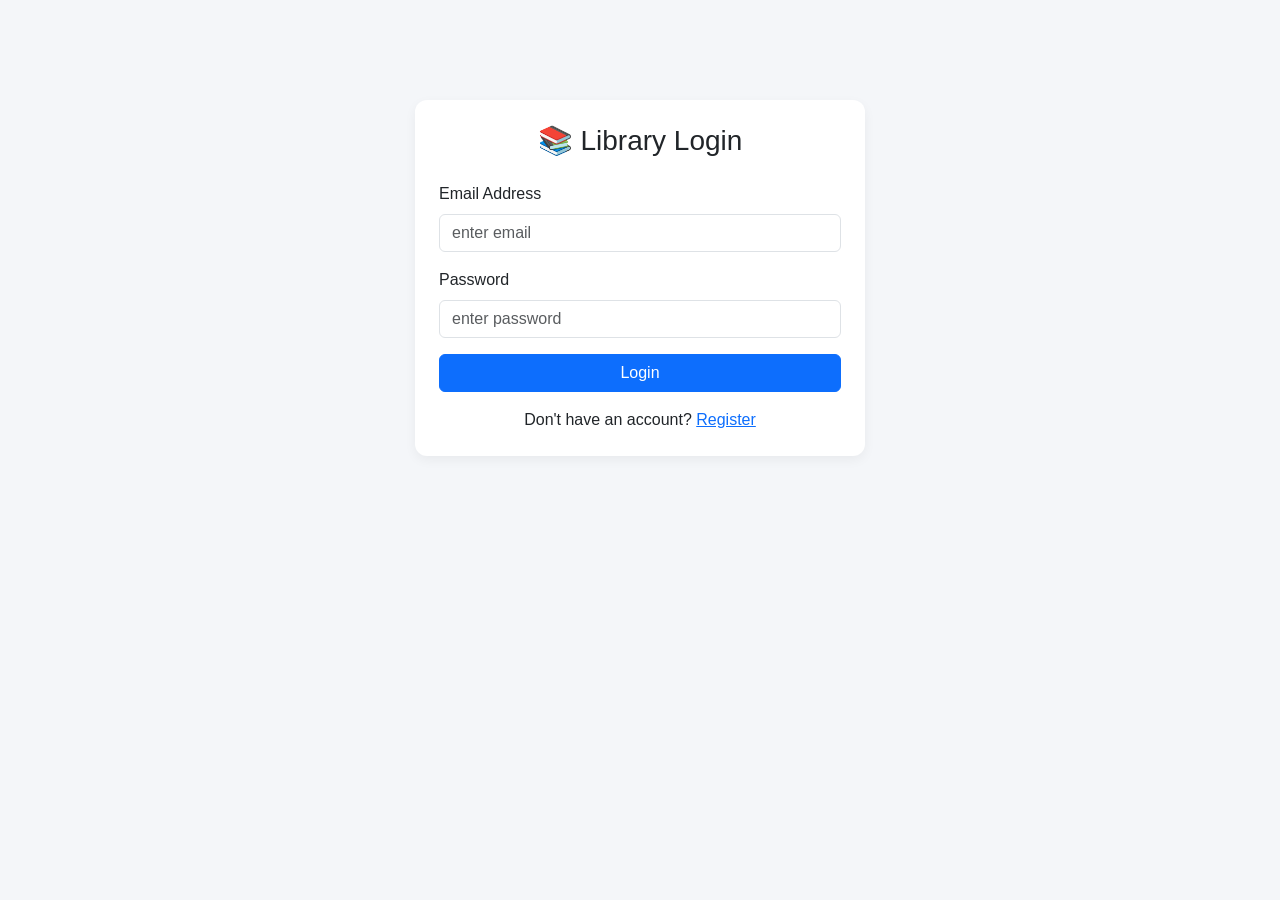
<file: src/main/resources/static/index.html>
<!DOCTYPE html>
<html lang="en">
<head>
  <meta charset="UTF-8">
  <meta name="viewport" content="width=device-width, initial-scale=1.0">
  <title>Login - Library Portal</title>
  <!-- Bootstrap 5 CSS -->
  <link href="https://cdn.jsdelivr.net/npm/bootstrap@5.3.0/dist/css/bootstrap.min.css" rel="stylesheet">
  <link href="css/style.css" rel="stylesheet">
</head>
<body>
  <div class="container">
    <div id="alertContainer" class="position-fixed top-0 start-50 translate-middle-x mt-3" style="z-index: 1050; min-width: 300px;"></div>

    <div class="mx-auto auth-container">
      <div class="card p-4">
        <h3 class="text-center mb-4">📚 Library Login</h3>
        <form onsubmit="handleLogin(event)">
          <div class="mb-3">
            <label class="form-label">Email Address</label>
            <input type="email" id="loginEmail" class="form-control" placeholder="enter email" required>
          </div>
          <div class="mb-3">
            <label class="form-label">Password</label>
            <input type="password" id="loginPassword" class="form-control" placeholder="enter password" required>
          </div>
          <button type="submit" class="btn btn-primary w-100 mb-3">Login</button>
          <div class="text-center">
            <span>Don't have an account? <a href="register.html">Register</a></span>
          </div>
        </form>
      </div>
    </div>
  </div>

  <script src="js/api.js"></script>
  <script src="js/auth.js"></script>
  <script>
    // Redirect if already logged in
    if (localStorage.getItem("token") && localStorage.getItem("user")) {
      window.location.href = "dashboard.html";
    }
  </script>
</body>
</html>
</file>
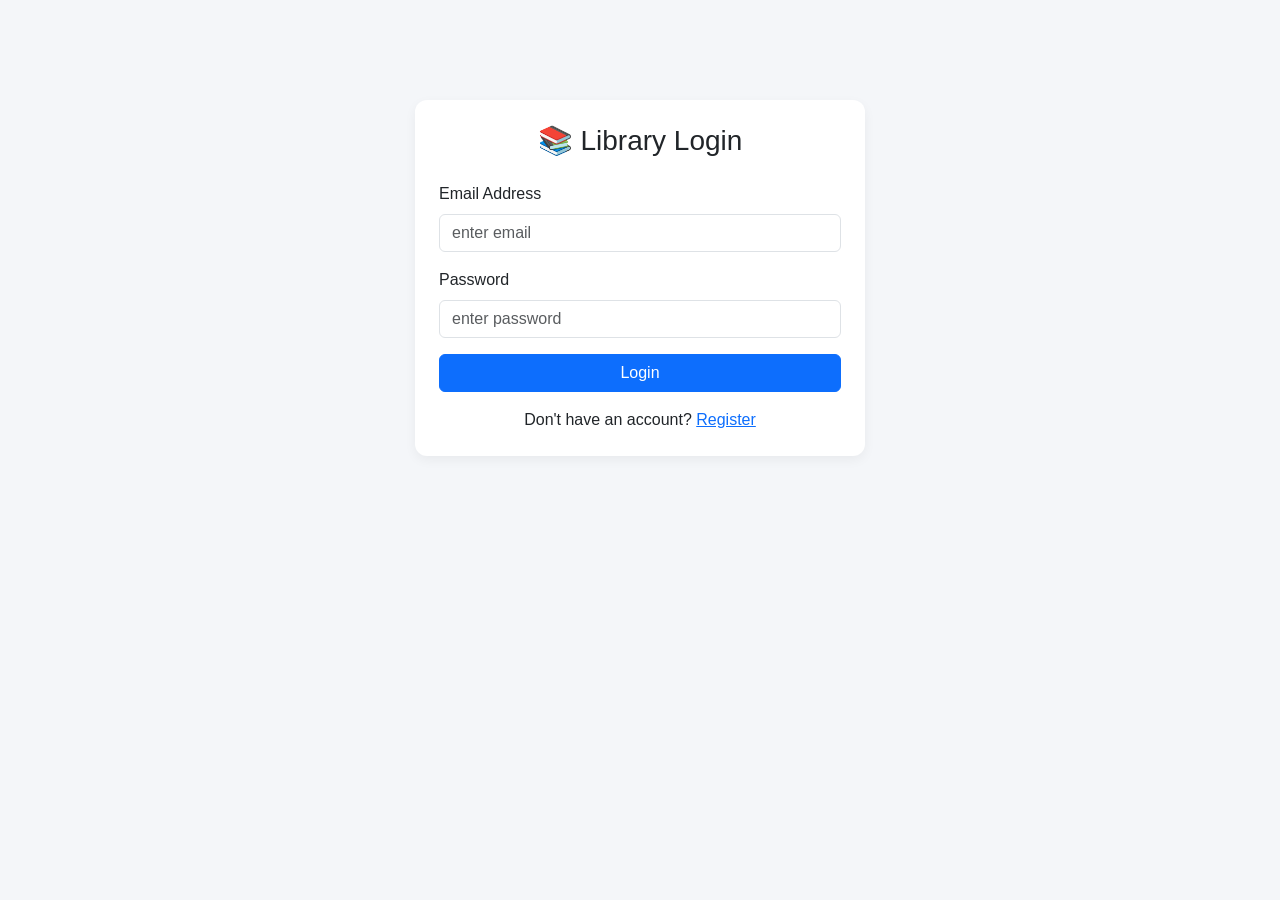
<file: src/main/resources/static/books.html>
<!DOCTYPE html>
<html lang="en">
<head>
  <meta charset="UTF-8">
  <meta name="viewport" content="width=device-width, initial-scale=1.0">
  <title>Books Catalog - Library Portal</title>
  <!-- Bootstrap 5 CSS -->
  <link href="https://cdn.jsdelivr.net/npm/bootstrap@5.3.0/dist/css/bootstrap.min.css" rel="stylesheet">
  <link href="css/style.css" rel="stylesheet">
</head>
<body>

  <!-- NAVBAR -->
  <nav class="navbar navbar-expand-lg navbar-dark bg-dark mb-4">
    <div class="container">
      <a class="navbar-brand" href="dashboard.html">📚 Library Portal</a>
      <button class="navbar-toggler" type="button" data-bs-toggle="collapse" data-bs-target="#navbarNav">
        <span class="navbar-toggler-icon"></span>
      </button>
      <div class="collapse navbar-collapse" id="navbarNav">
        <ul class="navbar-nav me-auto">
          <li class="nav-item">
            <a class="nav-link" href="dashboard.html">Dashboard</a>
          </li>
          <li class="nav-item">
            <a class="nav-link active" href="books.html">Books</a>
          </li>
          <li class="nav-item">
            <a class="nav-link" href="history.html">Borrow Log</a>
          </li>
          <li class="nav-item">
            <a class="nav-link d-none" id="librarianNavLink" href="admin.html">Admin Panel</a>
          </li>
        </ul>
        <div class="d-flex align-items-center">
          <span class="text-light me-3" id="userGreeting"></span>
          <button class="btn btn-outline-danger btn-sm" onclick="logout()">Logout</button>
        </div>
      </div>
    </div>
  </nav>

  <div class="container">
    <div id="alertContainer" class="position-fixed top-0 start-50 translate-middle-x mt-3" style="z-index: 1050; min-width: 300px;"></div>

    <div class="d-flex justify-content-between align-items-center mb-3">
      <h2>Books Directory</h2>
      <div class="d-none" id="addBookBtnWrapper">
        <button class="btn btn-primary" data-bs-toggle="modal" data-bs-target="#addBookModal">➕ Add Book</button>
      </div>
    </div>

    <!-- Search Bar -->
    <div class="row mb-3">
      <div class="col-md-6">
        <form onsubmit="handleSearch(event)" class="d-flex gap-2">
          <input type="text" id="searchInput" class="form-control" placeholder="Search by title, author, or ISBN...">
          <button type="submit" class="btn btn-outline-primary">Search</button>
          <button type="button" class="btn btn-outline-secondary" onclick="clearSearch()">Clear</button>
        </form>
      </div>
    </div>
    
    <div class="card p-3">
      <div class="table-responsive">
        <table class="table table-hover align-middle">
          <thead class="table-light">
            <tr>
              <th>ID</th>
              <th>Title</th>
              <th>Author</th>
              <th>ISBN</th>
              <th>Status</th>
              <th>Actions</th>
            </tr>
          </thead>
          <tbody id="booksTableBody">
            <!-- Dynamic Content -->
          </tbody>
        </table>
      </div>
    </div>
  </div>

  <!-- ADD BOOK MODAL -->
  <div class="modal fade" id="addBookModal" tabindex="-1" aria-hidden="true">
    <div class="modal-dialog">
      <div class="modal-content">
        <div class="modal-header">
          <h5 class="modal-title">Add New Book</h5>
          <button type="button" class="btn-close" data-bs-dismiss="modal" aria-label="Close"></button>
        </div>
        <form id="addBookForm" onsubmit="handleAddBook(event)">
          <div class="modal-body">
            <div class="mb-3">
              <label class="form-label">Book Title</label>
              <input type="text" id="addBookTitle" class="form-control" required>
            </div>
            <div class="mb-3">
              <label class="form-label">Author</label>
              <input type="text" id="addBookAuthor" class="form-control" required>
            </div>
            <div class="mb-3">
              <label class="form-label">ISBN</label>
              <input type="text" id="addBookIsbn" class="form-control" required>
            </div>
          </div>
          <div class="modal-footer">
            <button type="button" class="btn btn-secondary" data-bs-dismiss="modal">Close</button>
            <button type="submit" class="btn btn-primary">Save Book</button>
          </div>
        </form>
      </div>
    </div>
  </div>

  <!-- EDIT BOOK MODAL -->
  <div class="modal fade" id="editBookModal" tabindex="-1" aria-hidden="true">
    <div class="modal-dialog">
      <div class="modal-content">
        <div class="modal-header">
          <h5 class="modal-title">Edit Book</h5>
          <button type="button" class="btn-close" data-bs-dismiss="modal" aria-label="Close"></button>
        </div>
        <form id="editBookForm" onsubmit="handleEditBook(event)">
          <div class="modal-body">
            <input type="hidden" id="editBookId">
            <div class="mb-3">
              <label class="form-label">Book Title</label>
              <input type="text" id="editBookTitle" class="form-control" required>
            </div>
            <div class="mb-3">
              <label class="form-label">Author</label>
              <input type="text" id="editBookAuthor" class="form-control" required>
            </div>
            <div class="mb-3">
              <label class="form-label">ISBN</label>
              <input type="text" id="editBookIsbn" class="form-control" required>
            </div>
            <div class="mb-3 form-check">
              <input type="checkbox" id="editBookAvailable" class="form-check-input">
              <label class="form-check-label">Available for Borrowing</label>
            </div>
          </div>
          <div class="modal-footer">
            <button type="button" class="btn btn-secondary" data-bs-dismiss="modal">Close</button>
            <button type="submit" class="btn btn-success">Update Book</button>
          </div>
        </form>
      </div>
    </div>
  </div>

  <!-- Bootstrap 5 JS Bundle with Popper -->
  <script src="https://cdn.jsdelivr.net/npm/bootstrap@5.3.0/dist/js/bootstrap.bundle.min.js"></script>
  <script src="js/api.js"></script>
  <script src="js/auth.js"></script>
  <script src="js/books.js"></script>
  <script>
    document.addEventListener("DOMContentLoaded", () => {
      initBooksPage();
    });
  </script>
</body>
</html>
</file>
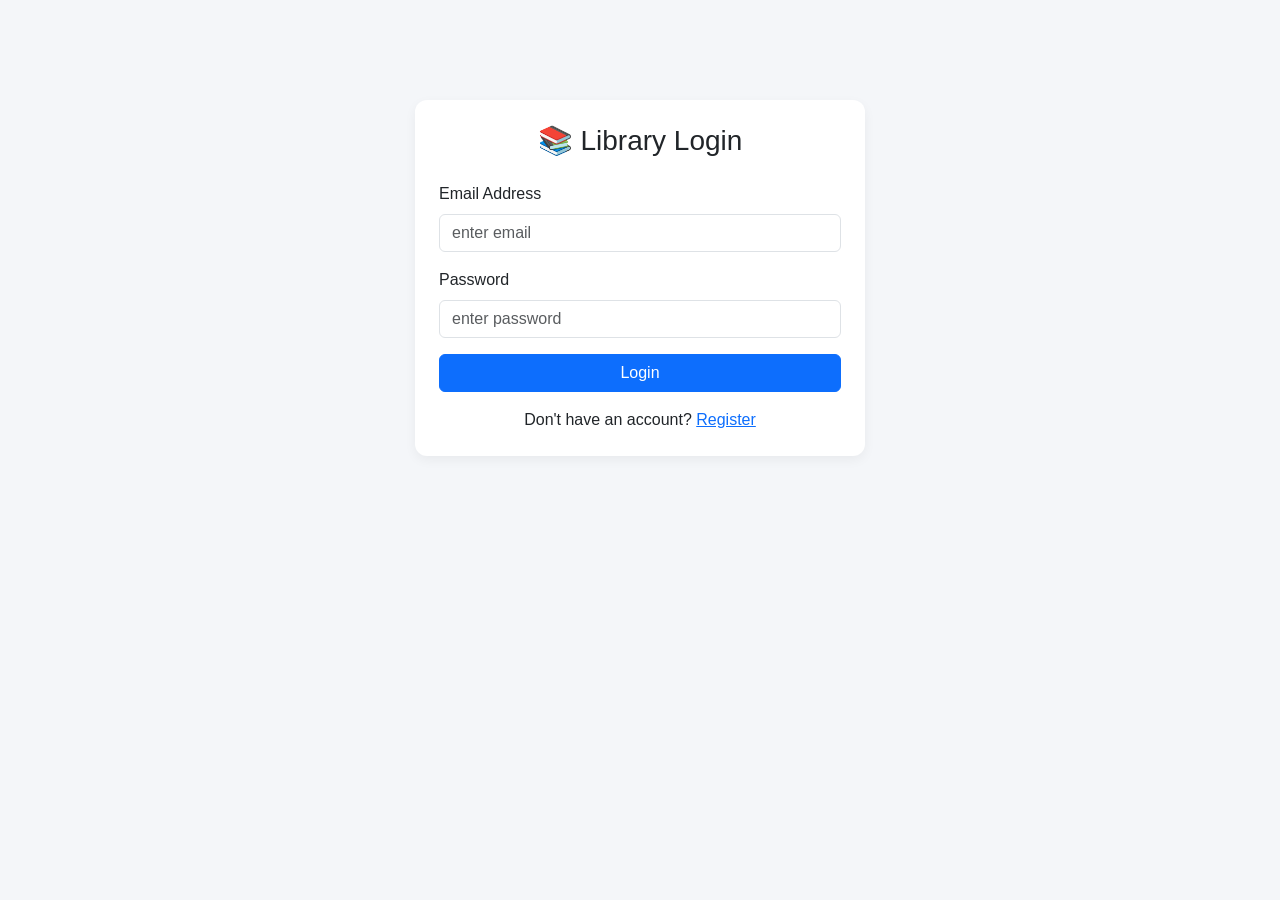
<file: src/main/resources/static/dashboard.html>
<!DOCTYPE html>
<html lang="en">
<head>
  <meta charset="UTF-8">
  <meta name="viewport" content="width=device-width, initial-scale=1.0">
  <title>Dashboard - Library Portal</title>
  <!-- Bootstrap 5 CSS -->
  <link href="https://cdn.jsdelivr.net/npm/bootstrap@5.3.0/dist/css/bootstrap.min.css" rel="stylesheet">
  <link href="css/style.css" rel="stylesheet">
</head>
<body>

  <!-- NAVBAR -->
  <nav class="navbar navbar-expand-lg navbar-dark bg-dark mb-4">
    <div class="container">
      <a class="navbar-brand" href="dashboard.html">📚 Library Portal</a>
      <button class="navbar-toggler" type="button" data-bs-toggle="collapse" data-bs-target="#navbarNav">
        <span class="navbar-toggler-icon"></span>
      </button>
      <div class="collapse navbar-collapse" id="navbarNav">
        <ul class="navbar-nav me-auto">
          <li class="nav-item">
            <a class="nav-link active" href="dashboard.html">Dashboard</a>
          </li>
          <li class="nav-item">
            <a class="nav-link" href="books.html">Books</a>
          </li>
          <li class="nav-item">
            <a class="nav-link" href="history.html">Borrow Log</a>
          </li>
          <li class="nav-item">
            <a class="nav-link d-none" id="librarianNavLink" href="admin.html">Admin Panel</a>
          </li>
        </ul>
        <div class="d-flex align-items-center">
          <span class="text-light me-3" id="userGreeting"></span>
          <button class="btn btn-outline-danger btn-sm" onclick="logout()">Logout</button>
        </div>
      </div>
    </div>
  </nav>

  <div class="container">
    <div id="alertContainer" class="position-fixed top-0 start-50 translate-middle-x mt-3" style="z-index: 1050; min-width: 300px;"></div>

    <div class="card p-5 mb-4 bg-white">
      <h1 class="display-5 fw-bold">Welcome to the Library Management Portal!</h1>
      <p class="col-md-8 fs-4" id="welcomeDescription">
        Browse the available book catalogue, manage transactions, keep track of due dates, and monitor fines, all in one simplified portal.
      </p>
      <hr class="my-4">
      <p>Need access to borrow logs, user metrics or system configuration? Navigate using the top bar menu options.</p>
      <div class="d-flex gap-2">
        <a class="btn btn-primary btn-lg" href="books.html" role="button">Browse Books</a>
        <a class="btn btn-outline-secondary btn-lg" href="history.html" role="button">View Logs</a>
      </div>
    </div>

    <!-- STATS CARDS -->
    <div class="row g-4" id="dashboardStatsGrid">
      <div class="col-md-6 col-lg-4">
        <div class="card p-3 border-start border-4 border-primary">
          <div class="text-muted small uppercase">Quick Action</div>
          <h4 class="mt-2">Search Catalog</h4>
          <p class="text-secondary">Search by title, author or ISBN dynamically in the books repository.</p>
          <a href="books.html" class="stretched-link"></a>
        </div>
      </div>
      <div class="col-md-6 col-lg-4">
        <div class="card p-3 border-start border-4 border-success">
          <div class="text-muted small">Return Check</div>
          <h4 class="mt-2">Track Fines</h4>
          <p class="text-secondary">Ensure books are returned within 14 days to prevent fine accumulation (₹10/day).</p>
          <a href="history.html" class="stretched-link"></a>
        </div>
      </div>
      <div class="col-md-6 col-lg-4 d-none" id="adminQuickActionCard">
        <div class="card p-3 border-start border-4 border-warning">
          <div class="text-muted small">System Operations</div>
          <h4 class="mt-2">User Directory</h4>
          <p class="text-secondary">View registered student accounts, manage credentials, and audit systems.</p>
          <a href="admin.html" class="stretched-link"></a>
        </div>
      </div>
    </div>
  </div>

  <script src="js/api.js"></script>
  <script src="js/auth.js"></script>
  <script>
    document.addEventListener("DOMContentLoaded", () => {
      const user = checkAuth();
      if (user && user.role === 'LIBRARIAN') {
        document.getElementById("adminQuickActionCard").classList.remove("d-none");
        document.getElementById("welcomeDescription").innerText = 
          "Manage books, view all users, review fine tracking, and audit transaction records on behalf of students.";
      }
    });
  </script>
</body>
</html>
</file>
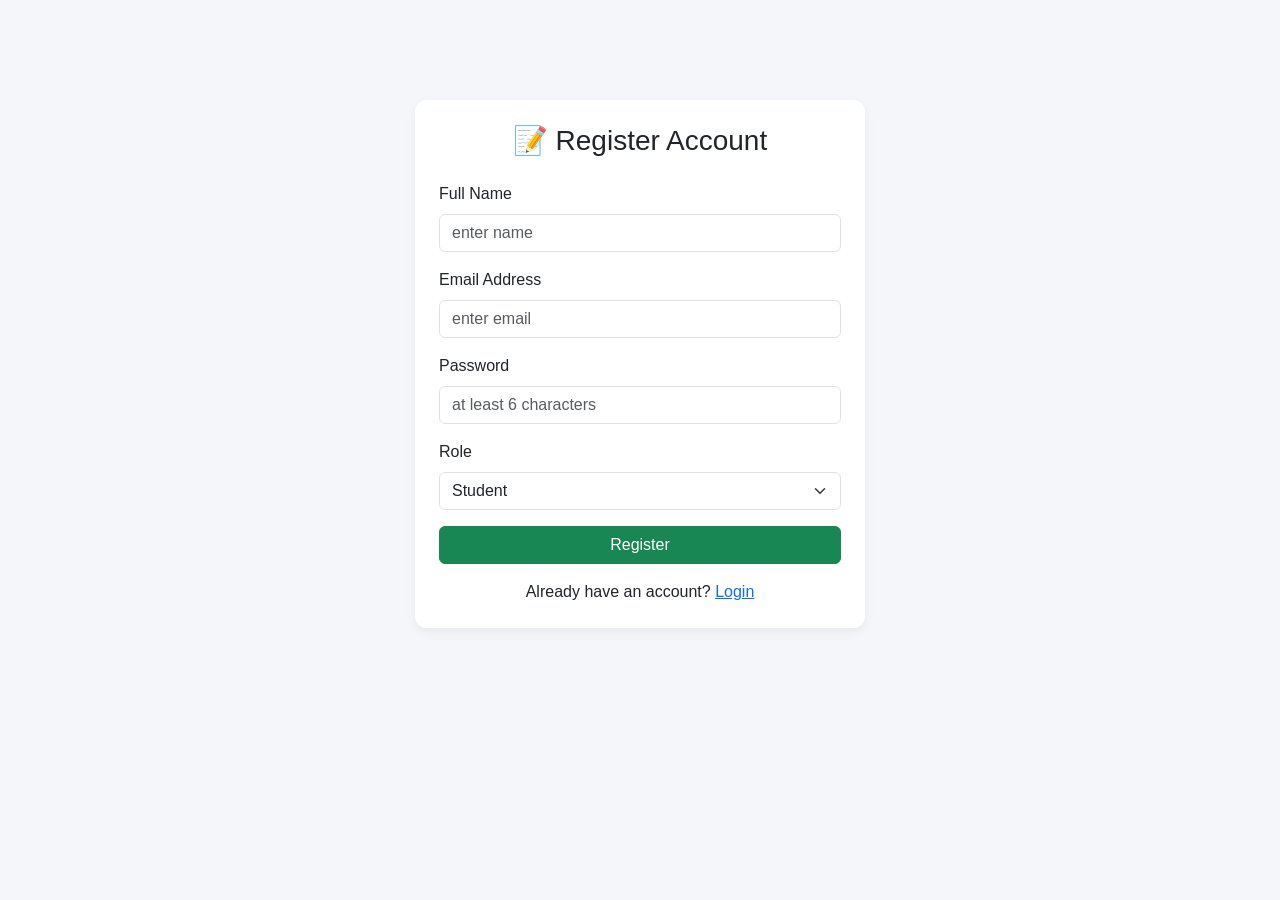
<file: src/main/resources/static/register.html>
<!DOCTYPE html>
<html lang="en">
<head>
  <meta charset="UTF-8">
  <meta name="viewport" content="width=device-width, initial-scale=1.0">
  <title>Register - Library Portal</title>
  <!-- Bootstrap 5 CSS -->
  <link href="https://cdn.jsdelivr.net/npm/bootstrap@5.3.0/dist/css/bootstrap.min.css" rel="stylesheet">
  <link href="css/style.css" rel="stylesheet">
</head>
<body>
  <div class="container">
    <div id="alertContainer" class="position-fixed top-0 start-50 translate-middle-x mt-3" style="z-index: 1050; min-width: 300px;"></div>

    <div class="mx-auto auth-container">
      <div class="card p-4">
        <h3 class="text-center mb-4">📝 Register Account</h3>
        <form onsubmit="handleRegister(event)">
          <div class="mb-3">
            <label class="form-label">Full Name</label>
            <input type="text" id="registerName" class="form-control" placeholder="enter name" required>
          </div>
          <div class="mb-3">
            <label class="form-label">Email Address</label>
            <input type="email" id="registerEmail" class="form-control" placeholder="enter email" required>
          </div>
          <div class="mb-3">
            <label class="form-label">Password</label>
            <input type="password" id="registerPassword" class="form-control" placeholder="at least 6 characters" minlength="6" required>
          </div>
          <div class="mb-3">
            <label class="form-label">Role</label>
            <select id="registerRole" class="form-select">
              <option value="STUDENT">Student</option>
              <option value="LIBRARIAN">Librarian</option>
            </select>
          </div>
          <button type="submit" class="btn btn-success w-100 mb-3">Register</button>
          <div class="text-center">
            <span>Already have an account? <a href="index.html">Login</a></span>
          </div>
        </form>
      </div>
    </div>
  </div>

  <script src="js/api.js"></script>
  <script src="js/auth.js"></script>
</body>
</html>
</file>
<file: src/main/resources/static/css/style.css>
body {
  background-color: #f4f6f9;
  font-family: 'Segoe UI', Tahoma, Geneva, Verdana, sans-serif;
  color: #333;
}

.navbar {
  border-bottom: 1px solid rgba(0,0,0,0.1);
}

.navbar-brand {
  font-weight: 700;
  letter-spacing: 0.5px;
}

.card {
  border: none;
  border-radius: 12px;
  box-shadow: 0 4px 12px rgba(0, 0, 0, 0.05);
  background-color: #ffffff;
}

.auth-container {
  max-width: 450px;
  margin-top: 100px;
}

.badge-available {
  background-color: #d1e7dd;
  color: #0f5132;
  font-weight: 600;
  padding: 6px 12px;
  border-radius: 20px;
}

.badge-borrowed {
  background-color: #f8d7da;
  color: #842029;
  font-weight: 600;
  padding: 6px 12px;
  border-radius: 20px;
}

.table th {
  font-weight: 600;
  color: #555;
  background-color: #f8f9fa;
}

.table-hover tbody tr:hover {
  background-color: #f1f3f7;
}

.nav-link {
  font-weight: 500;
  transition: color 0.2s ease;
}

.btn-primary {
  background-color: #0d6efd;
  border-color: #0d6efd;
  font-weight: 500;
}

.btn-primary:hover {
  background-color: #0b5ed7;
  border-color: #0a58ca;
}

#alertContainer {
  z-index: 1100 !important;
}
</file>
